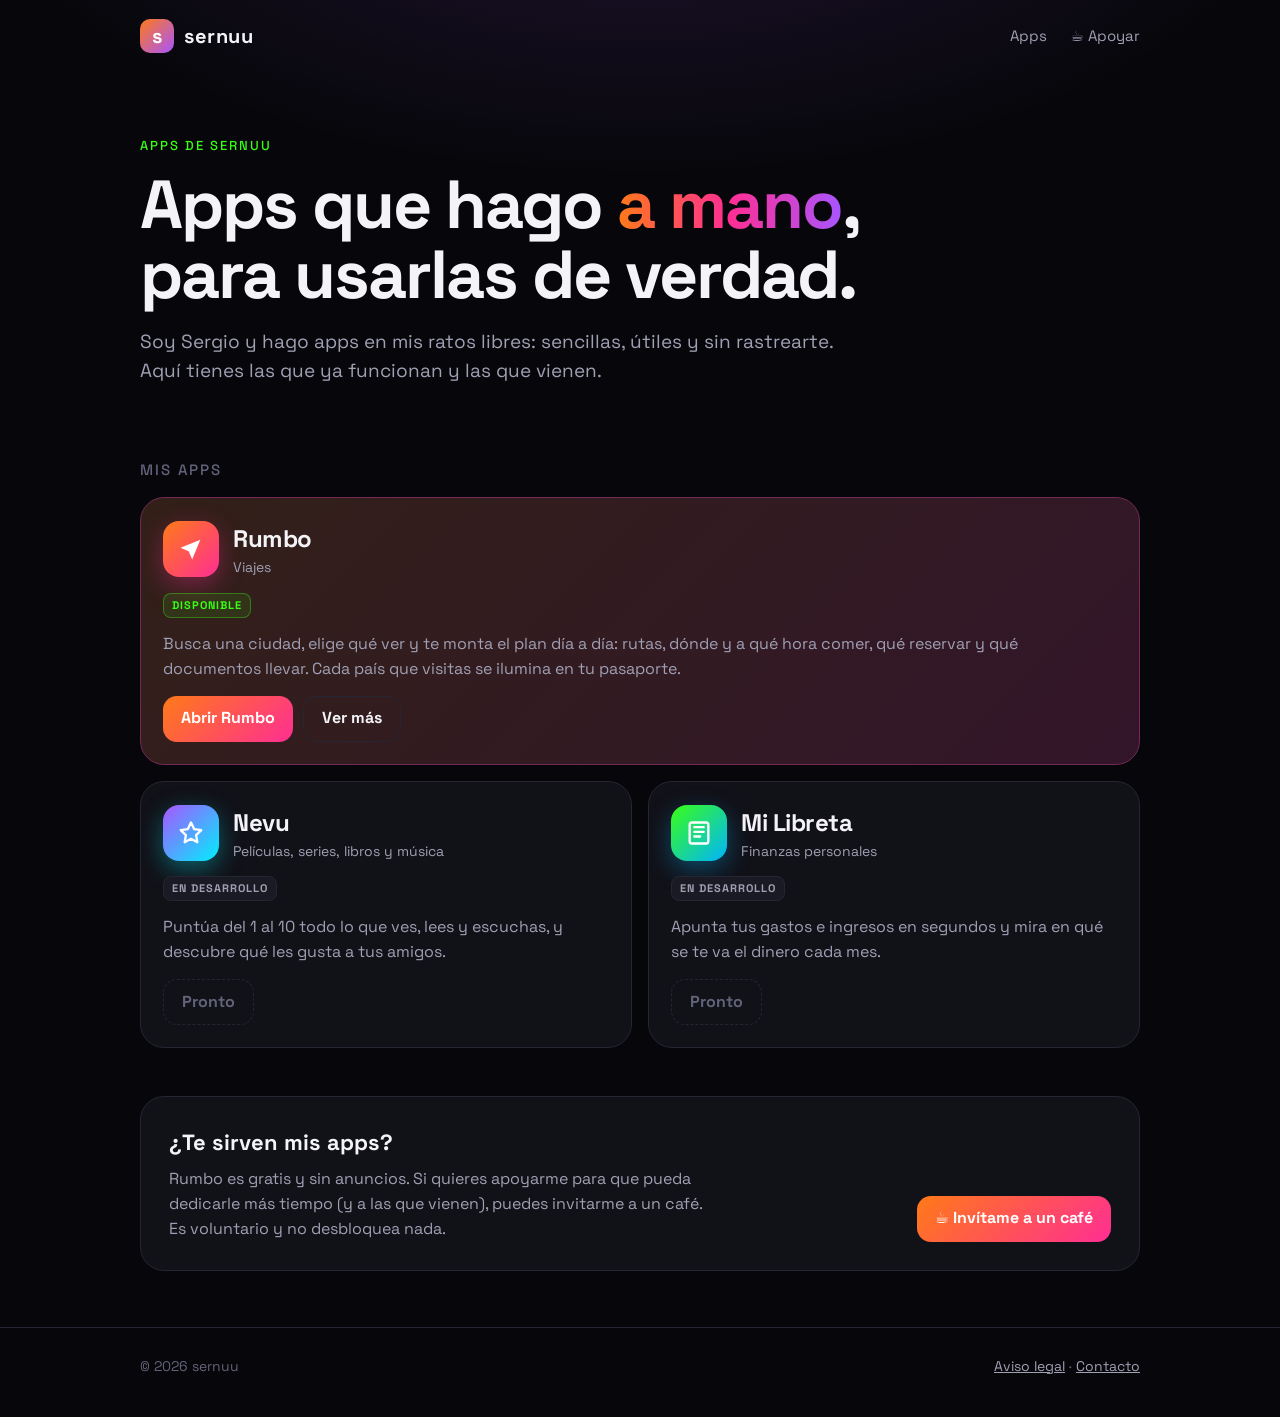
<file: index.html>
<!doctype html>
<!--
  Portal de sernuu (https://sernuu.com): la portada con todas mis apps.
  Cada tarjeta lleva a la web de su app (rumbo.sernuu.com...).

  CÓMO AÑADIR UNA APP NUEVA:
    1. Copia un bloque <article class="app">...</article> entero.
    2. Cambia nombre, texto, icono, color (--c1 y --c2) y enlace.
    3. Estado: <span class="status live">Disponible</span> si ya se puede
       usar, o <span class="status soon">En desarrollo</span> si no
       (en ese caso quita el botón "Abrir" o deja el de "Pronto").

  Esta página es HTML y CSS puros: sin JavaScript, sin cookies y sin
  cargar nada de otras webs (la letra está en fonts/). Por eso no hace
  falta ningún aviso de cookies.
-->
<html lang="es">
<head>
<meta charset="utf-8">
<meta name="viewport" content="width=device-width, initial-scale=1">
<title>sernuu · Apps hechas a mano</title>
<meta name="description" content="Las apps de sernuu: Rumbo (planifica tus viajes día a día, gratis) y las que vienen.">
<link rel="canonical" href="https://sernuu.com/">
<!-- Vista previa al compartir el enlace -->
<meta property="og:title" content="sernuu · Apps hechas a mano">
<meta property="og:description" content="Rumbo y las apps que vienen.">
<meta property="og:type" content="website">
<meta property="og:url" content="https://sernuu.com/">
<meta name="theme-color" content="#07070B">
<!-- Icono de la pestaña: una "s" blanca sobre el degradado de la marca, en SVG -->
<link rel="icon" href="data:image/svg+xml,%3Csvg xmlns='http://www.w3.org/2000/svg' viewBox='0 0 64 64'%3E%3Cdefs%3E%3ClinearGradient id='g' x1='0' y1='0' x2='1' y2='1'%3E%3Cstop offset='0' stop-color='%23FF7A18'/%3E%3Cstop offset='1' stop-color='%23A855FF'/%3E%3C/linearGradient%3E%3C/defs%3E%3Crect width='64' height='64' rx='16' fill='url(%23g)'/%3E%3Ctext x='32' y='45' font-family='Arial,sans-serif' font-weight='700' font-size='40' text-anchor='middle' fill='white'%3Es%3C/text%3E%3C/svg%3E">
<!-- La letra se sirve desde esta misma web (no desde Google) -->
<link rel="stylesheet" href="fonts/space-grotesk.css">
<style>
  :root {
    --bg: #07070B; --surface: #111118; --surface2: #1A1A24; --border: #262633;
    --text: #F4F4F8; --dim: #A0A0B4; --mute: #62627A;
    --orange: #FF7A18; --pink: #FF2E93; --violet: #A855FF; --neon: #39FF14;
  }
  * { box-sizing: border-box; }
  body {
    margin: 0; background: var(--bg); color: var(--text);
    font-family: 'Space Grotesk', system-ui, -apple-system, 'Segoe UI', sans-serif;
    line-height: 1.55; -webkit-font-smoothing: antialiased;
    /* Brillo suave de fondo arriba (decorativo) */
    background-image: radial-gradient(60rem 30rem at 50% -10rem, rgba(168,85,255,.16), transparent 70%);
    background-repeat: no-repeat;
  }
  a { color: inherit; }
  .wrap { max-width: 1040px; margin: 0 auto; padding: 0 20px; }

  /* ---------- Cabecera ---------- */
  header .wrap { display: flex; align-items: center; justify-content: space-between; height: 72px; }
  .brand { display: flex; align-items: center; gap: 10px; text-decoration: none; font-weight: 700; font-size: 20px; letter-spacing: .5px; }
  .mark { width: 34px; height: 34px; border-radius: 10px; display: grid; place-items: center; font-weight: 700; color: #fff;
          background: linear-gradient(135deg, var(--orange), var(--violet)); }
  header nav a { color: var(--dim); text-decoration: none; margin-left: 20px; font-size: 15px; }
  header nav a:hover { color: var(--text); }

  /* ---------- Portada ---------- */
  .hero { padding: 64px 0 40px; max-width: 720px; }
  .eyebrow { color: var(--neon); text-transform: uppercase; letter-spacing: 2px; font-size: 13px; font-weight: 500; }
  h1 { font-size: clamp(40px, 6.5vw, 68px); line-height: 1.02; letter-spacing: -2px; margin: 14px 0 18px; }
  h1 .grad { white-space: nowrap; background: linear-gradient(90deg, var(--orange), var(--pink), var(--violet)); -webkit-background-clip: text; background-clip: text; color: transparent; }
  .lead { color: var(--dim); font-size: 19px; margin: 0; }

  /* ---------- Tarjetas de apps ---------- */
  h2 { font-size: 15px; text-transform: uppercase; letter-spacing: 2px; color: var(--mute); font-weight: 500; margin: 32px 0 16px; }
  .apps { display: grid; grid-template-columns: repeat(2, 1fr); gap: 16px; padding-bottom: 48px; }
  .app {
    /* Cada tarjeta define sus dos colores con --c1 y --c2 */
    position: relative; display: flex; flex-direction: column; gap: 14px;
    background: var(--surface); border: 1px solid var(--border); border-radius: 24px; padding: 22px;
    transition: transform .15s ease, border-color .15s ease;
  }
  .app:hover { transform: translateY(-3px); border-color: color-mix(in srgb, var(--c2) 45%, var(--border)); }
  .app.featured { grid-column: 1 / -1; background: linear-gradient(135deg, color-mix(in srgb, var(--c1) 14%, var(--surface)), color-mix(in srgb, var(--c2) 14%, var(--surface))); border-color: color-mix(in srgb, var(--c2) 35%, var(--border)); }
  .top { display: flex; align-items: center; gap: 14px; }
  .icon { width: 56px; height: 56px; flex: none; border-radius: 16px; display: grid; place-items: center;
          background: linear-gradient(135deg, var(--c1), var(--c2)); box-shadow: 0 8px 24px color-mix(in srgb, var(--c2) 35%, transparent); }
  .icon svg { width: 28px; height: 28px; }
  .app h3 { margin: 0; font-size: 24px; letter-spacing: -.5px; }
  .tagline { color: var(--dim); font-size: 14px; }
  .app p { margin: 0; color: var(--dim); }
  .status { align-self: flex-start; font-size: 11px; font-weight: 700; letter-spacing: 1px; text-transform: uppercase; border-radius: 8px; padding: 3px 8px; }
  .status.live { color: var(--neon); background: rgba(57,255,20,.1); border: 1px solid rgba(57,255,20,.35); }
  .status.soon { color: var(--dim); background: var(--surface2); border: 1px solid var(--border); }
  .actions { margin-top: auto; display: flex; flex-wrap: wrap; gap: 10px; }
  .btn { display: inline-flex; align-items: center; gap: 8px; height: 46px; padding: 0 18px; border-radius: 14px; font-weight: 700; text-decoration: none; }
  .btn.primary { color: #fff; background: linear-gradient(135deg, var(--c1), var(--c2)); }
  .btn.ghost { border: 1px solid var(--border); color: var(--text); }
  .btn.off { border: 1px dashed var(--border); color: var(--mute); cursor: default; }

  /* ---------- Bloque "quién soy" ---------- */
  .about { display: grid; grid-template-columns: 1.2fr .8fr; gap: 24px; align-items: center; background: var(--surface); border: 1px solid var(--border); border-radius: 24px; padding: 28px; margin-bottom: 56px; }
  .about h3 { margin: 0 0 8px; font-size: 22px; }
  .about p { margin: 0; color: var(--dim); }
  .about .actions { justify-content: flex-end; --c1: var(--orange); --c2: var(--pink); }

  footer { border-top: 1px solid var(--border); padding: 28px 0 40px; color: var(--mute); font-size: 14px; }
  footer .wrap { display: flex; flex-wrap: wrap; gap: 12px 28px; justify-content: space-between; }
  footer a { color: var(--dim); }

  /* ---------- Móvil ---------- */
  @media (max-width: 860px) {
    .apps { grid-template-columns: 1fr; }
    .app.featured { grid-column: auto; }
    .about { grid-template-columns: 1fr; }
    .about .actions { justify-content: flex-start; }
    header nav a.hide-m { display: none; }
  }
</style>
</head>
<body>

<header>
  <div class="wrap">
    <a class="brand" href="/"><span class="mark">s</span>sernuu</a>
    <nav>
      <a class="hide-m" href="#apps">Apps</a>
      <a href="https://ko-fi.com/sernuu" rel="noopener">☕ Apoyar</a>
    </nav>
  </div>
</header>

<main class="wrap">
  <div class="hero">
    <div class="eyebrow">Apps de sernuu</div>
    <h1>Apps que hago <span class="grad">a mano</span>, para usarlas de verdad.</h1>
    <p class="lead">Soy Sergio y hago apps en mis ratos libres: sencillas, útiles y sin rastrearte. Aquí tienes las que ya funcionan y las que vienen.</p>
  </div>

  <h2 id="apps">Mis apps</h2>
  <div class="apps">

    <!-- ===== Rumbo (disponible) ===== -->
    <article class="app featured" style="--c1:#FF7A18; --c2:#FF2E93">
      <div class="top">
        <div class="icon"><svg viewBox="0 0 24 24"><path d="M20 4 3 11l7 3 3 7z" fill="#fff"/></svg></div>
        <div>
          <h3>Rumbo</h3>
          <div class="tagline">Viajes</div>
        </div>
      </div>
      <span class="status live">Disponible</span>
      <p>Busca una ciudad, elige qué ver y te monta el plan día a día: rutas, dónde y a qué hora comer, qué reservar y qué documentos llevar. Cada país que visitas se ilumina en tu pasaporte.</p>
      <div class="actions">
        <a class="btn primary" href="https://rumbo.sernuu.com/app/">Abrir Rumbo</a>
        <a class="btn ghost" href="https://rumbo.sernuu.com/">Ver más</a>
      </div>
    </article>

    <!-- ===== Nevu (en desarrollo) ===== -->
    <article class="app" style="--c1:#A855FF; --c2:#00F0FF">
      <div class="top">
        <div class="icon"><svg viewBox="0 0 24 24" fill="none" stroke="#fff" stroke-width="2" stroke-linecap="round" stroke-linejoin="round"><path d="m12 3 2.7 5.6 6.1.9-4.4 4.3 1 6.1L12 17l-5.4 2.9 1-6.1-4.4-4.3 6.1-.9z"/></svg></div>
        <div>
          <h3>Nevu</h3>
          <div class="tagline">Películas, series, libros y música</div>
        </div>
      </div>
      <span class="status soon">En desarrollo</span>
      <p>Puntúa del 1 al 10 todo lo que ves, lees y escuchas, y descubre qué les gusta a tus amigos.</p>
      <div class="actions"><span class="btn off">Pronto</span></div>
    </article>

    <!-- ===== Mi Libreta (en desarrollo) ===== -->
    <article class="app" style="--c1:#39FF14; --c2:#00B3FF">
      <div class="top">
        <div class="icon"><svg viewBox="0 0 24 24" fill="none" stroke="#fff" stroke-width="2" stroke-linecap="round" stroke-linejoin="round"><rect x="4" y="3" width="16" height="18" rx="2"/><path d="M8 7h8M8 11h8M8 15h5"/></svg></div>
        <div>
          <h3>Mi Libreta</h3>
          <div class="tagline">Finanzas personales</div>
        </div>
      </div>
      <span class="status soon">En desarrollo</span>
      <p>Apunta tus gastos e ingresos en segundos y mira en qué se te va el dinero cada mes.</p>
      <div class="actions"><span class="btn off">Pronto</span></div>
    </article>

  </div>

  <div class="about">
    <div>
      <h3>¿Te sirven mis apps?</h3>
      <p>Rumbo es gratis y sin anuncios. Si quieres apoyarme para que pueda dedicarle más tiempo (y a las que vienen), puedes invitarme a un café. Es voluntario y no desbloquea nada.</p>
    </div>
    <div class="actions">
      <a class="btn primary" href="https://ko-fi.com/sernuu" rel="noopener">☕ Invítame a un café</a>
    </div>
  </div>
</main>

<footer>
  <div class="wrap">
    <span>© 2026 sernuu</span>
    <span>
      <a href="aviso-legal.html">Aviso legal</a> ·
      <a href="mailto:sernudev@gmail.com">Contacto</a>
    </span>
  </div>
</footer>

</body>
</html>
</file>
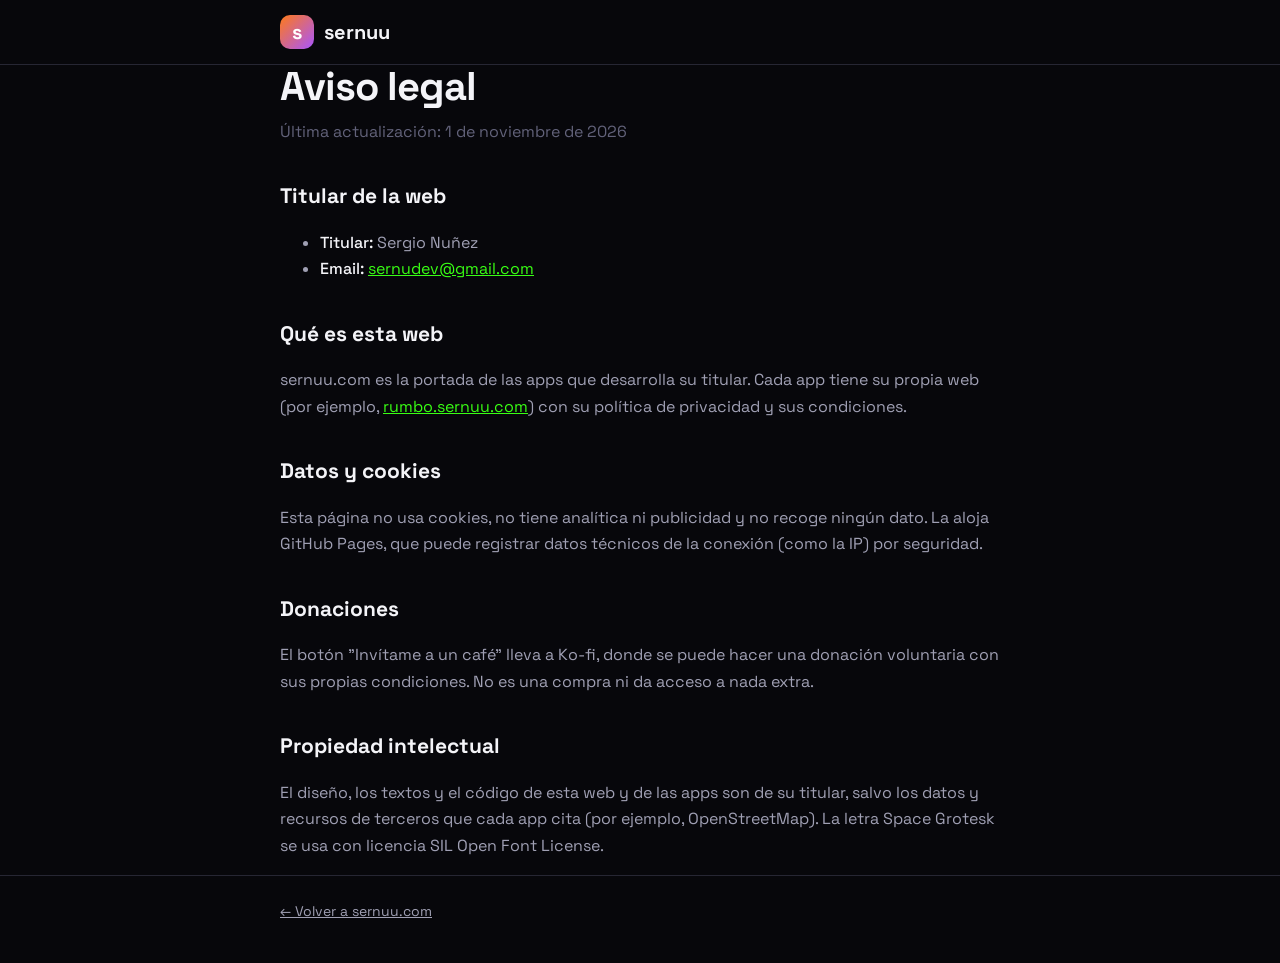
<file: aviso-legal.html>
<!doctype html>
<!--
  Aviso legal del portal sernuu.com (la ley española, LSSI, pide
  identificar al titular de una web).
  AHORA: nombre y email, porque la web no vende nada.
  Si algún día alguna app cobra (suscripción, afiliados...), la LSSI pide
  también NIF y domicilio: consúltalo antes con una gestoría.
  Texto orientativo, no es asesoramiento legal.
-->
<html lang="es">
<head>
<meta charset="utf-8">
<meta name="viewport" content="width=device-width, initial-scale=1">
<title>Aviso legal · sernuu</title>
<meta name="description" content="Aviso legal de sernuu.com.">
<link rel="icon" href="data:image/svg+xml,%3Csvg xmlns='http://www.w3.org/2000/svg' viewBox='0 0 64 64'%3E%3Cdefs%3E%3ClinearGradient id='g' x1='0' y1='0' x2='1' y2='1'%3E%3Cstop offset='0' stop-color='%23FF7A18'/%3E%3Cstop offset='1' stop-color='%23A855FF'/%3E%3C/linearGradient%3E%3C/defs%3E%3Crect width='64' height='64' rx='16' fill='url(%23g)'/%3E%3Ctext x='32' y='45' font-family='Arial,sans-serif' font-weight='700' font-size='40' text-anchor='middle' fill='white'%3Es%3C/text%3E%3C/svg%3E">
<!-- La letra se sirve desde esta misma web (no desde Google) -->
<link rel="stylesheet" href="/fonts/space-grotesk.css">
<style>
  :root { --bg: #07070B; --surface: #111118; --border: #262633; --text: #F4F4F8; --dim: #A0A0B4; --mute: #62627A; --neon: #39FF14; --orange: #FF7A18; --violet: #A855FF; }
  * { box-sizing: border-box; }
  body { margin: 0; background: var(--bg); color: var(--text); font-family: 'Space Grotesk', system-ui, -apple-system, 'Segoe UI', sans-serif; line-height: 1.65; -webkit-font-smoothing: antialiased; }
  .wrap { max-width: 760px; margin: 0 auto; padding: 0 20px; }
  header { border-bottom: 1px solid var(--border); }
  header .wrap { display: flex; align-items: center; height: 64px; }
  .brand { display: flex; align-items: center; gap: 10px; text-decoration: none; color: var(--text); font-weight: 700; font-size: 20px; }
  .mark { width: 34px; height: 34px; border-radius: 10px; display: grid; place-items: center; color: #fff; background: linear-gradient(135deg, var(--orange), var(--violet)); }
  main { padding: 40px 0 60px; }
  h1 { font-size: 40px; line-height: 1.1; letter-spacing: -1px; margin: 0 0 10px; }
  .date { color: var(--mute); margin: 0 0 30px; }
  h2 { font-size: 21px; margin: 34px 0 8px; }
  p, li { color: var(--dim); }
  strong { color: var(--text); font-weight: 500; }
  a { color: var(--neon); }
  footer { border-top: 1px solid var(--border); padding: 24px 0 40px; color: var(--mute); font-size: 14px; }
  footer a { color: var(--dim); }
</style>
</head>
<body>
<header><div class="wrap"><a class="brand" href="/"><span class="mark">s</span>sernuu</a></div></header>
<main class="wrap">
  <h1>Aviso legal</h1>
  <p class="date">Última actualización: 1 de noviembre de 2026</p>

  <h2>Titular de la web</h2>
  <ul>
    <li><strong>Titular:</strong> Sergio Nuñez</li>
    <li><strong>Email:</strong> <a href="mailto:sernudev@gmail.com">sernudev@gmail.com</a></li>
  </ul>

  <h2>Qué es esta web</h2>
  <p>sernuu.com es la portada de las apps que desarrolla su titular. Cada app tiene su propia web (por ejemplo, <a href="https://rumbo.sernuu.com">rumbo.sernuu.com</a>) con su política de privacidad y sus condiciones.</p>

  <h2>Datos y cookies</h2>
  <p>Esta página no usa cookies, no tiene analítica ni publicidad y no recoge ningún dato. La aloja GitHub Pages, que puede registrar datos técnicos de la conexión (como la IP) por seguridad.</p>

  <h2>Donaciones</h2>
  <p>El botón "Invítame a un café" lleva a Ko-fi, donde se puede hacer una donación voluntaria con sus propias condiciones. No es una compra ni da acceso a nada extra.</p>

  <h2>Propiedad intelectual</h2>
  <p>El diseño, los textos y el código de esta web y de las apps son de su titular, salvo los datos y recursos de terceros que cada app cita (por ejemplo, OpenStreetMap). La letra Space Grotesk se usa con licencia SIL Open Font License.</p>
</main>
<footer><div class="wrap"><a href="/">← Volver a sernuu.com</a></div></footer>
</body>
</html>
</file>
<file: fonts/space-grotesk.css>
/*
  Tipo de letra Space Grotesk servido desde nuestra propia web.

  POR QUÉ: antes se cargaba desde Google Fonts, y eso hace que el navegador
  de cada visitante envíe su IP a Google. En la UE eso cuenta como pasar
  datos a un tercero sin permiso, y es justo lo que obliga a poner avisos.
  Teniendo los archivos aquí, la web no llama a nadie de fuera.

  Licencia: SIL Open Font License 1.1 (ver OFL.txt): se puede usar y
  redistribuir gratis, también en webs.
  font-display: swap -> mientras carga, se ve con la letra del sistema.
*/
@font-face { font-family: 'Space Grotesk'; font-style: normal; font-weight: 400; font-display: swap; src: url('space-grotesk-400.woff') format('woff'); }
@font-face { font-family: 'Space Grotesk'; font-style: normal; font-weight: 500; font-display: swap; src: url('space-grotesk-500.woff') format('woff'); }
@font-face { font-family: 'Space Grotesk'; font-style: normal; font-weight: 700; font-display: swap; src: url('space-grotesk-700.woff') format('woff'); }
</file>
